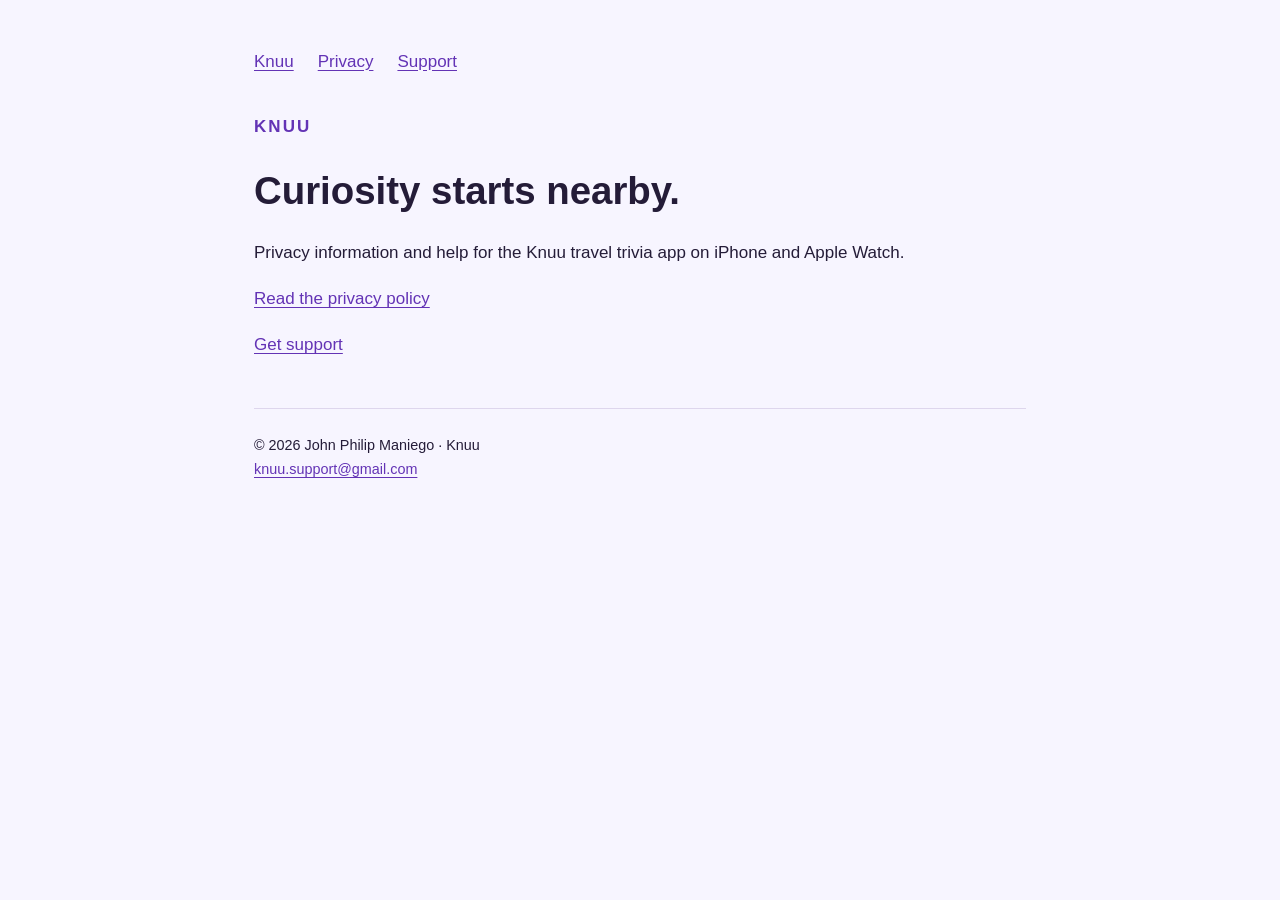
<file: index.html>
<!doctype html><html lang="en"><head><meta charset="utf-8"><meta name="viewport" content="width=device-width,initial-scale=1"><title>Privacy and support · Knuu</title><meta name="description" content="Knuu privacy policy and app support"><link rel="stylesheet" href="./style.css"></head><body><main><nav aria-label="Main"><a href="./">Knuu</a><a href="./privacy/">Privacy</a><a href="./support/">Support</a></nav><p class="eyebrow">KNUU</p><h1>Curiosity starts nearby.</h1><p>Privacy information and help for the Knuu travel trivia app on iPhone and Apple Watch.</p><p><a href="privacy/">Read the privacy policy</a></p><p><a href="support/">Get support</a></p><footer>© 2026 John Philip Maniego · Knuu<br><a href="mailto:knuu.support@gmail.com">knuu.support@gmail.com</a></footer></main></body></html>
</file>
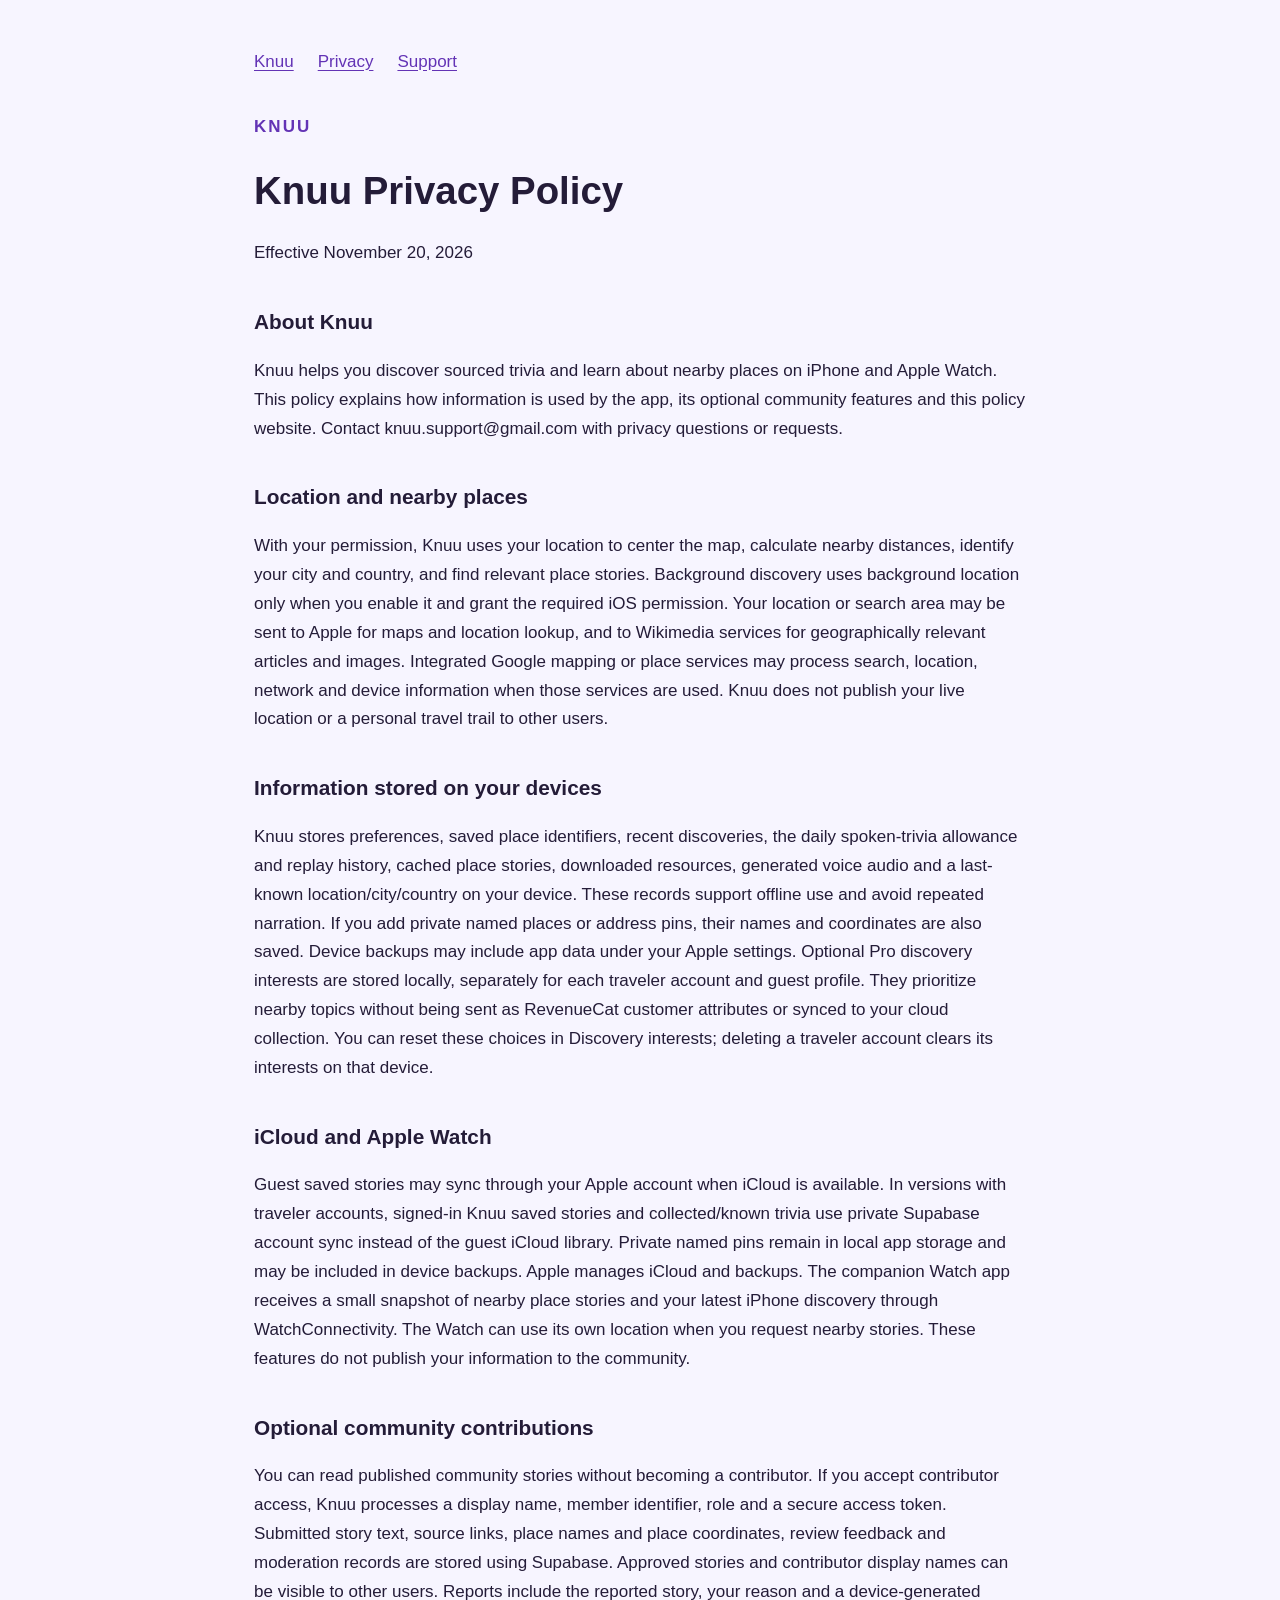
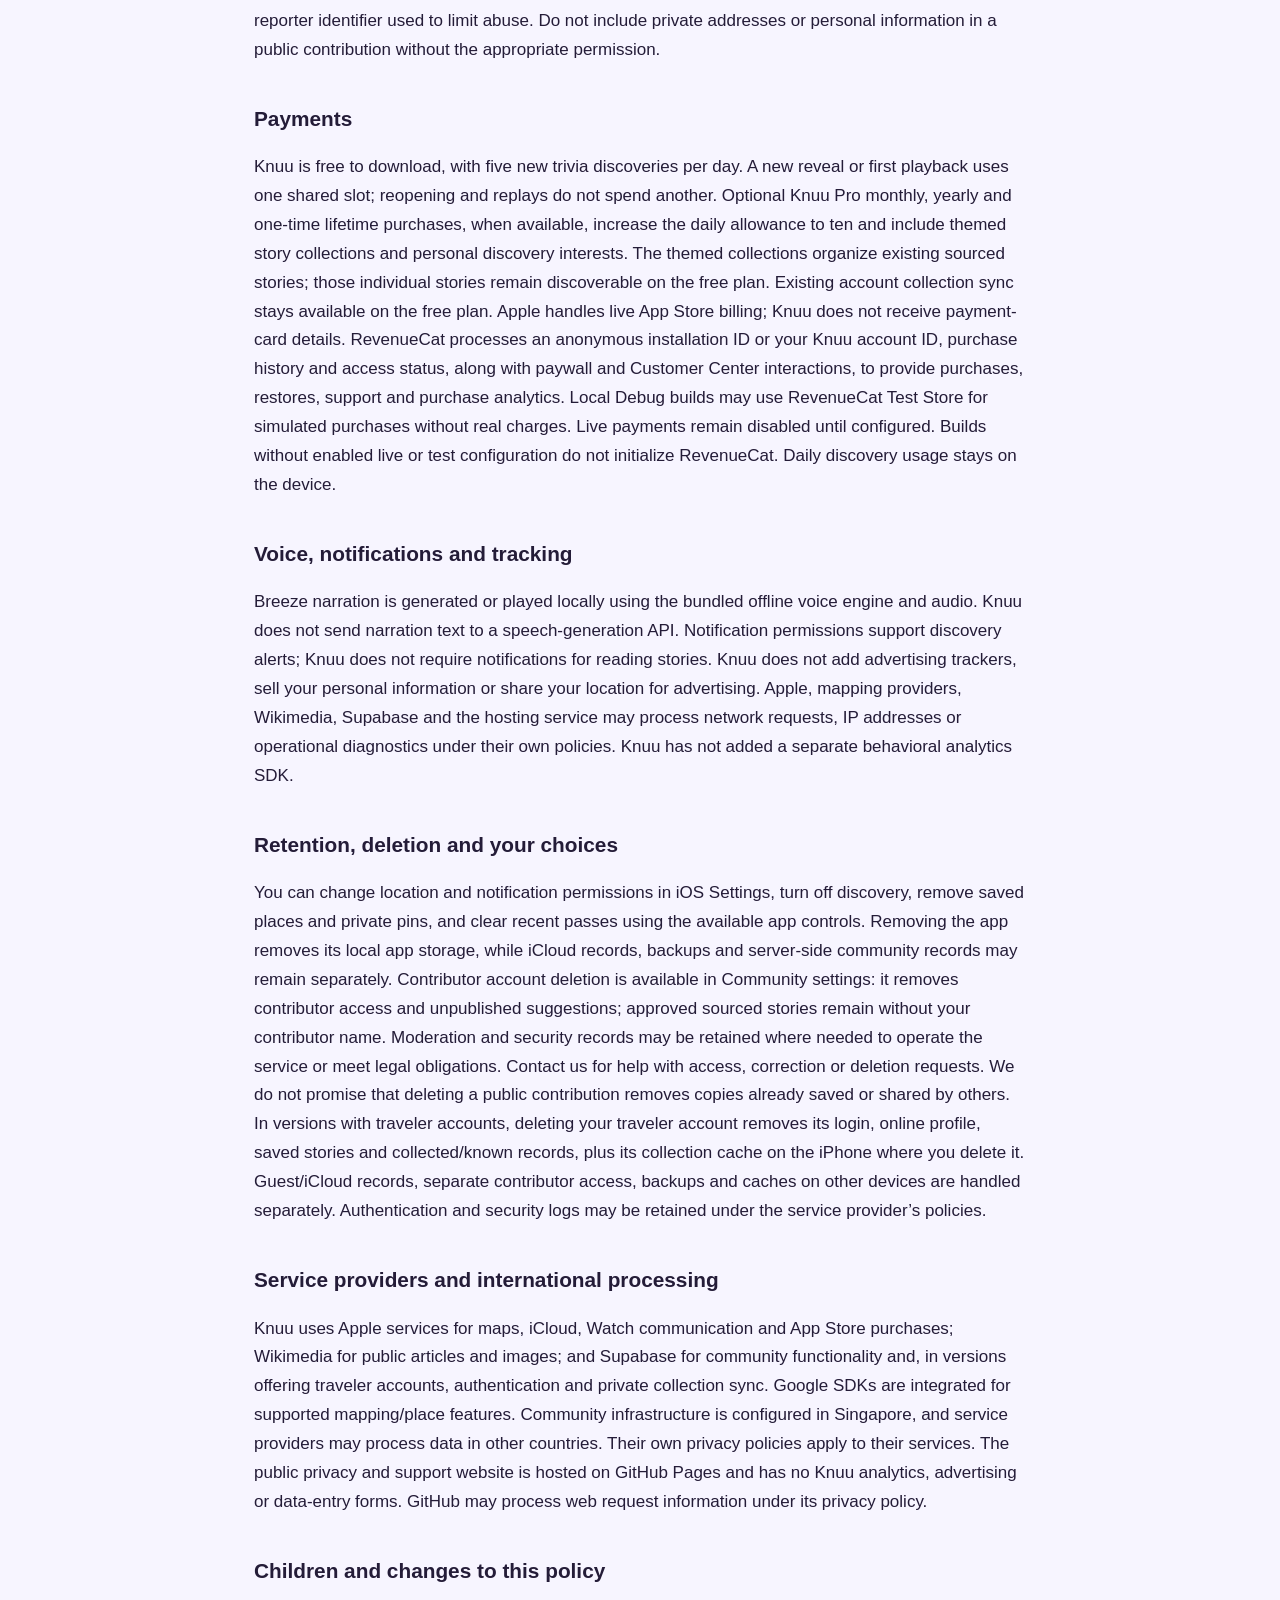
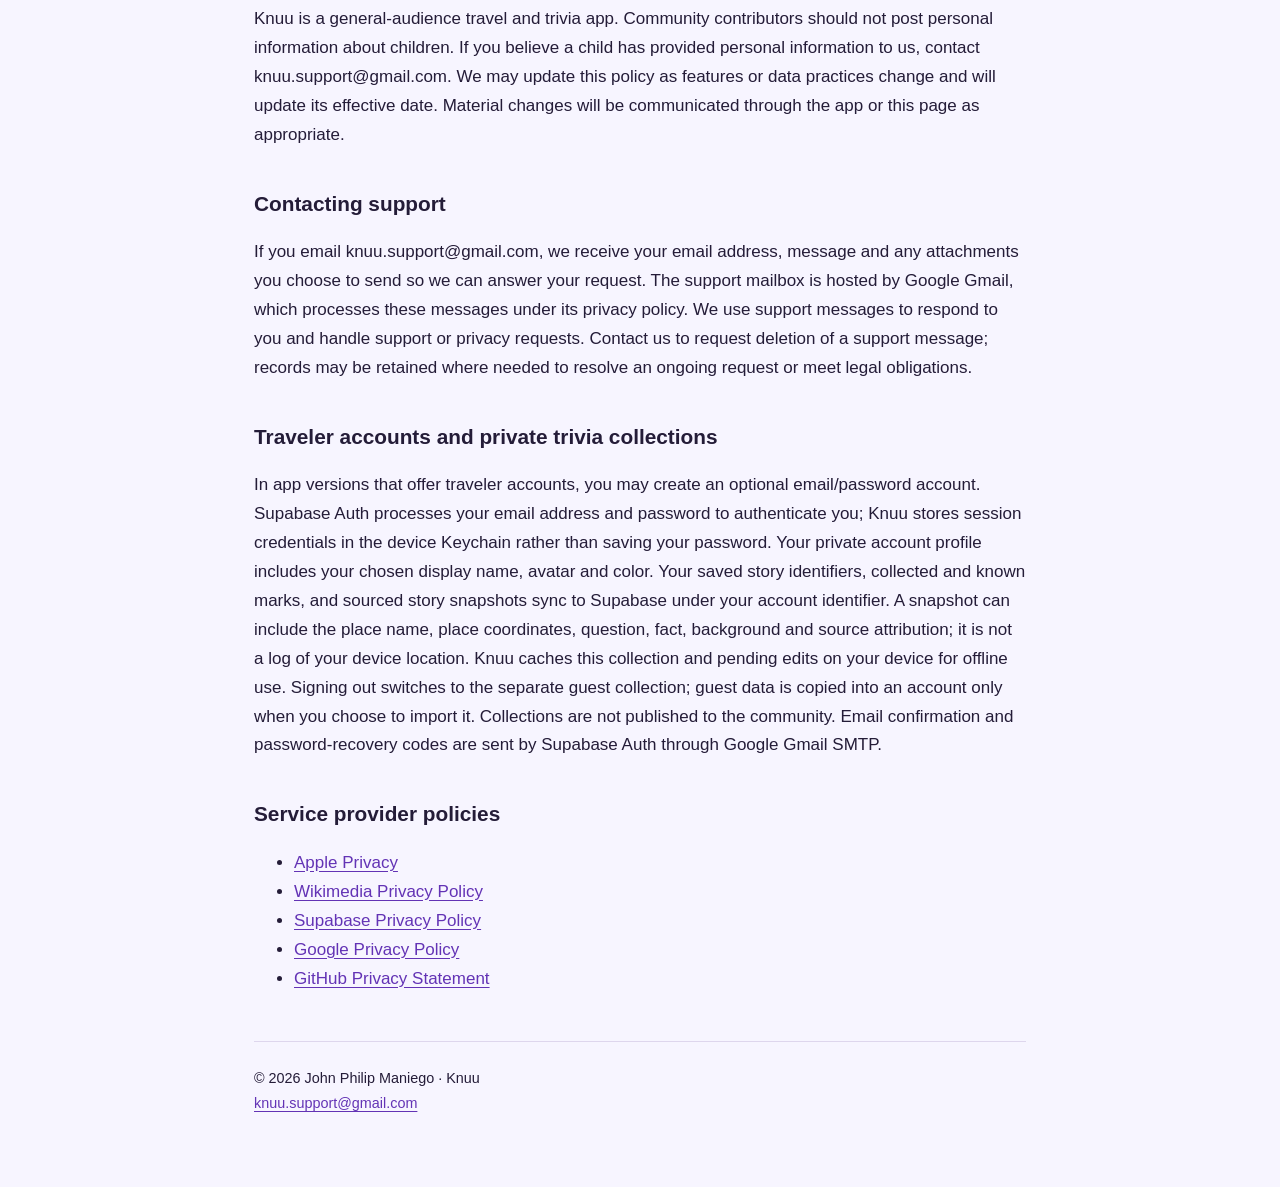
<file: privacy/index.html>
<!doctype html><html lang="en"><head><meta charset="utf-8"><meta name="viewport" content="width=device-width,initial-scale=1"><title>Privacy policy · Knuu</title><meta name="description" content="Knuu privacy policy and app support"><link rel="stylesheet" href="../style.css"></head><body><main><nav aria-label="Main"><a href="../">Knuu</a><a href="../privacy/">Privacy</a><a href="../support/">Support</a></nav><p class="eyebrow">KNUU</p><h1>Knuu Privacy Policy</h1><p>Effective November 20, 2026</p><section><h2>About Knuu</h2><p>Knuu helps you discover sourced trivia and learn about nearby places on iPhone and Apple Watch. This policy explains how information is used by the app, its optional community features and this policy website. Contact knuu.support@gmail.com with privacy questions or requests.</p></section><section><h2>Location and nearby places</h2><p>With your permission, Knuu uses your location to center the map, calculate nearby distances, identify your city and country, and find relevant place stories. Background discovery uses background location only when you enable it and grant the required iOS permission. Your location or search area may be sent to Apple for maps and location lookup, and to Wikimedia services for geographically relevant articles and images. Integrated Google mapping or place services may process search, location, network and device information when those services are used. Knuu does not publish your live location or a personal travel trail to other users.</p></section><section><h2>Information stored on your devices</h2><p>Knuu stores preferences, saved place identifiers, recent discoveries, the daily spoken-trivia allowance and replay history, cached place stories, downloaded resources, generated voice audio and a last-known location/city/country on your device. These records support offline use and avoid repeated narration. If you add private named places or address pins, their names and coordinates are also saved. Device backups may include app data under your Apple settings. Optional Pro discovery interests are stored locally, separately for each traveler account and guest profile. They prioritize nearby topics without being sent as RevenueCat customer attributes or synced to your cloud collection. You can reset these choices in Discovery interests; deleting a traveler account clears its interests on that device.</p></section><section><h2>iCloud and Apple Watch</h2><p>Guest saved stories may sync through your Apple account when iCloud is available. In versions with traveler accounts, signed-in Knuu saved stories and collected/known trivia use private Supabase account sync instead of the guest iCloud library. Private named pins remain in local app storage and may be included in device backups. Apple manages iCloud and backups. The companion Watch app receives a small snapshot of nearby place stories and your latest iPhone discovery through WatchConnectivity. The Watch can use its own location when you request nearby stories. These features do not publish your information to the community.</p></section><section><h2>Optional community contributions</h2><p>You can read published community stories without becoming a contributor. If you accept contributor access, Knuu processes a display name, member identifier, role and a secure access token. Submitted story text, source links, place names and place coordinates, review feedback and moderation records are stored using Supabase. Approved stories and contributor display names can be visible to other users. Reports include the reported story, your reason and a device-generated reporter identifier used to limit abuse. Do not include private addresses or personal information in a public contribution without the appropriate permission.</p></section><section><h2>Payments</h2><p>Knuu is free to download, with five new trivia discoveries per day. A new reveal or first playback uses one shared slot; reopening and replays do not spend another. Optional Knuu Pro monthly, yearly and one-time lifetime purchases, when available, increase the daily allowance to ten and include themed story collections and personal discovery interests. The themed collections organize existing sourced stories; those individual stories remain discoverable on the free plan. Existing account collection sync stays available on the free plan. Apple handles live App Store billing; Knuu does not receive payment-card details. RevenueCat processes an anonymous installation ID or your Knuu account ID, purchase history and access status, along with paywall and Customer Center interactions, to provide purchases, restores, support and purchase analytics. Local Debug builds may use RevenueCat Test Store for simulated purchases without real charges. Live payments remain disabled until configured. Builds without enabled live or test configuration do not initialize RevenueCat. Daily discovery usage stays on the device.</p></section><section><h2>Voice, notifications and tracking</h2><p>Breeze narration is generated or played locally using the bundled offline voice engine and audio. Knuu does not send narration text to a speech-generation API. Notification permissions support discovery alerts; Knuu does not require notifications for reading stories. Knuu does not add advertising trackers, sell your personal information or share your location for advertising. Apple, mapping providers, Wikimedia, Supabase and the hosting service may process network requests, IP addresses or operational diagnostics under their own policies. Knuu has not added a separate behavioral analytics SDK.</p></section><section><h2>Retention, deletion and your choices</h2><p>You can change location and notification permissions in iOS Settings, turn off discovery, remove saved places and private pins, and clear recent passes using the available app controls. Removing the app removes its local app storage, while iCloud records, backups and server-side community records may remain separately. Contributor account deletion is available in Community settings: it removes contributor access and unpublished suggestions; approved sourced stories remain without your contributor name. Moderation and security records may be retained where needed to operate the service or meet legal obligations. Contact us for help with access, correction or deletion requests. We do not promise that deleting a public contribution removes copies already saved or shared by others. In versions with traveler accounts, deleting your traveler account removes its login, online profile, saved stories and collected/known records, plus its collection cache on the iPhone where you delete it. Guest/iCloud records, separate contributor access, backups and caches on other devices are handled separately. Authentication and security logs may be retained under the service provider’s policies.</p></section><section><h2>Service providers and international processing</h2><p>Knuu uses Apple services for maps, iCloud, Watch communication and App Store purchases; Wikimedia for public articles and images; and Supabase for community functionality and, in versions offering traveler accounts, authentication and private collection sync. Google SDKs are integrated for supported mapping/place features. Community infrastructure is configured in Singapore, and service providers may process data in other countries. Their own privacy policies apply to their services. The public privacy and support website is hosted on GitHub Pages and has no Knuu analytics, advertising or data-entry forms. GitHub may process web request information under its privacy policy.</p></section><section><h2>Children and changes to this policy</h2><p>Knuu is a general-audience travel and trivia app. Community contributors should not post personal information about children. If you believe a child has provided personal information to us, contact knuu.support@gmail.com. We may update this policy as features or data practices change and will update its effective date. Material changes will be communicated through the app or this page as appropriate.</p></section><section><h2>Contacting support</h2><p>If you email knuu.support@gmail.com, we receive your email address, message and any attachments you choose to send so we can answer your request. The support mailbox is hosted by Google Gmail, which processes these messages under its privacy policy. We use support messages to respond to you and handle support or privacy requests. Contact us to request deletion of a support message; records may be retained where needed to resolve an ongoing request or meet legal obligations.</p></section><section><h2>Traveler accounts and private trivia collections</h2><p>In app versions that offer traveler accounts, you may create an optional email/password account. Supabase Auth processes your email address and password to authenticate you; Knuu stores session credentials in the device Keychain rather than saving your password. Your private account profile includes your chosen display name, avatar and color. Your saved story identifiers, collected and known marks, and sourced story snapshots sync to Supabase under your account identifier. A snapshot can include the place name, place coordinates, question, fact, background and source attribution; it is not a log of your device location. Knuu caches this collection and pending edits on your device for offline use. Signing out switches to the separate guest collection; guest data is copied into an account only when you choose to import it. Collections are not published to the community. Email confirmation and password-recovery codes are sent by Supabase Auth through Google Gmail SMTP.</p></section><h2>Service provider policies</h2><ul><li><a href="https://www.apple.com/legal/privacy/">Apple Privacy</a></li><li><a href="https://foundation.wikimedia.org/wiki/Policy:Privacy_policy">Wikimedia Privacy Policy</a></li><li><a href="https://supabase.com/privacy">Supabase Privacy Policy</a></li><li><a href="https://policies.google.com/privacy">Google Privacy Policy</a></li><li><a href="https://docs.github.com/en/site-policy/privacy-policies/github-general-privacy-statement">GitHub Privacy Statement</a></li></ul><footer>© 2026 John Philip Maniego · Knuu<br><a href="mailto:knuu.support@gmail.com">knuu.support@gmail.com</a></footer></main></body></html>
</file>
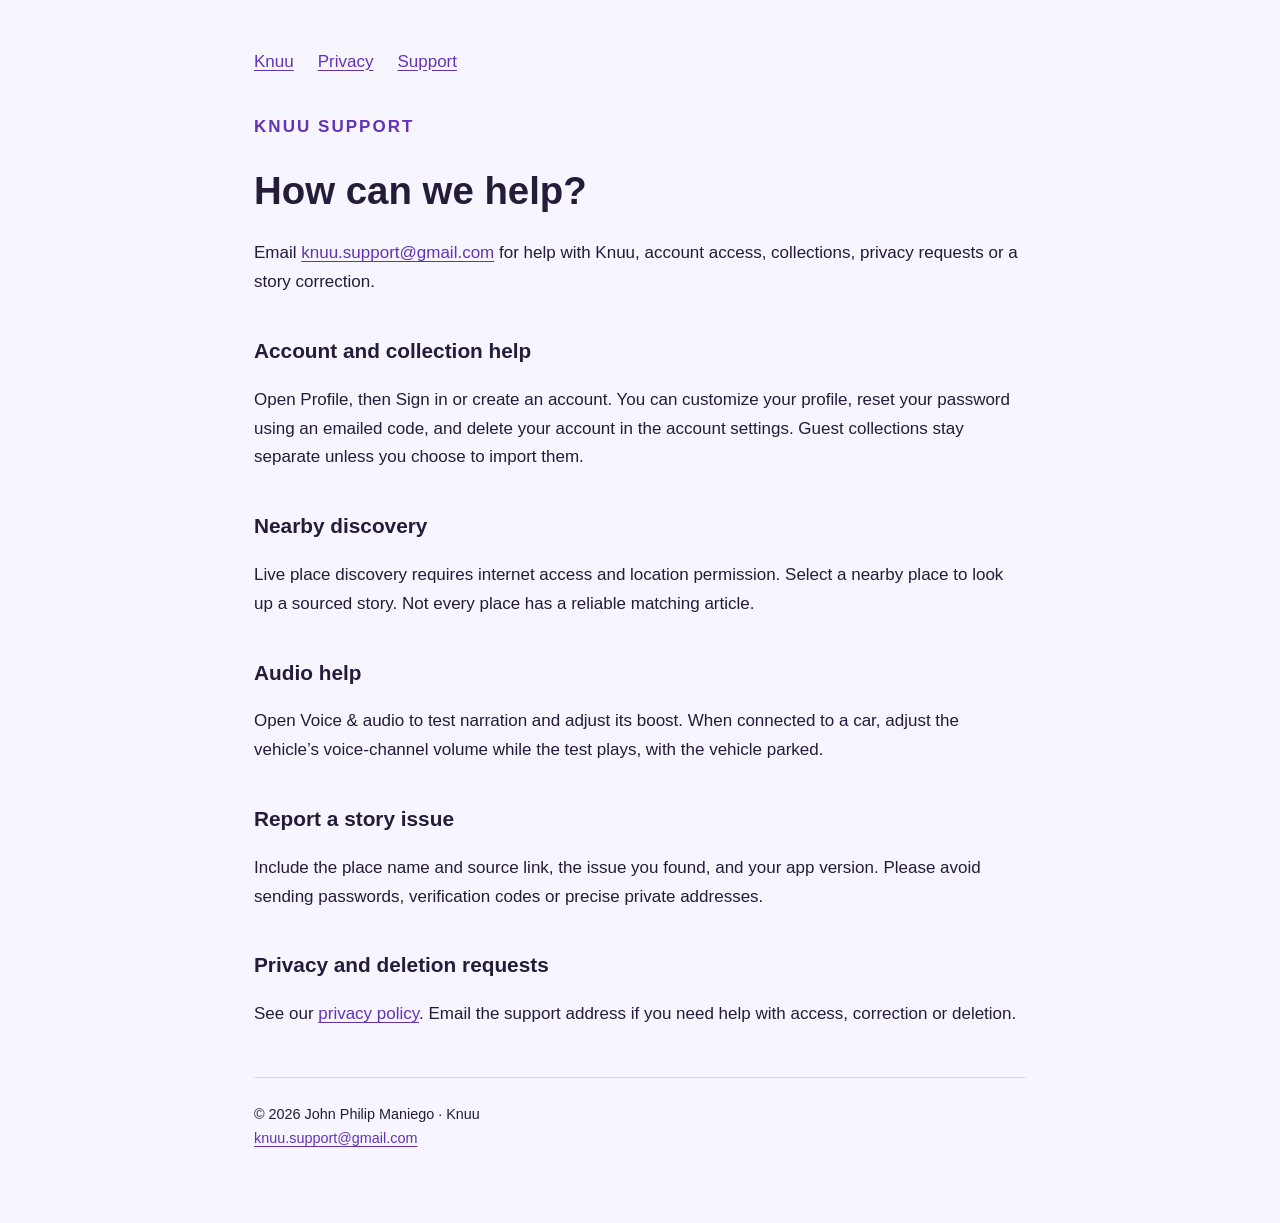
<file: support/index.html>
<!doctype html><html lang="en"><head><meta charset="utf-8"><meta name="viewport" content="width=device-width,initial-scale=1"><title>Support · Knuu</title><meta name="description" content="Knuu privacy policy and app support"><link rel="stylesheet" href="../style.css"></head><body><main><nav aria-label="Main"><a href="../">Knuu</a><a href="../privacy/">Privacy</a><a href="../support/">Support</a></nav><p class="eyebrow">KNUU SUPPORT</p><h1>How can we help?</h1><p>Email <a href="mailto:knuu.support@gmail.com">knuu.support@gmail.com</a> for help with Knuu, account access, collections, privacy requests or a story correction.</p><h2>Account and collection help</h2><p>Open Profile, then Sign in or create an account. You can customize your profile, reset your password using an emailed code, and delete your account in the account settings. Guest collections stay separate unless you choose to import them.</p><h2>Nearby discovery</h2><p>Live place discovery requires internet access and location permission. Select a nearby place to look up a sourced story. Not every place has a reliable matching article.</p><h2>Audio help</h2><p>Open Voice &amp; audio to test narration and adjust its boost. When connected to a car, adjust the vehicle’s voice-channel volume while the test plays, with the vehicle parked.</p><h2>Report a story issue</h2><p>Include the place name and source link, the issue you found, and your app version. Please avoid sending passwords, verification codes or precise private addresses.</p><h2>Privacy and deletion requests</h2><p>See our <a href="../privacy/">privacy policy</a>. Email the support address if you need help with access, correction or deletion.</p><footer>© 2026 John Philip Maniego · Knuu<br><a href="mailto:knuu.support@gmail.com">knuu.support@gmail.com</a></footer></main></body></html>
</file>
<file: style.css>
*{box-sizing:border-box}body{margin:0;background:#f7f5ff;color:#241c38;font:17px/1.7 -apple-system,BlinkMacSystemFont,"Segoe UI",sans-serif}main{max-width:820px;margin:auto;padding:48px 24px 72px}nav{display:flex;gap:24px;margin-bottom:36px;flex-wrap:wrap}a{color:#6333b5;text-underline-offset:3px}h1{font-size:2.4rem;line-height:1.2}h2{font-size:1.3rem;margin-top:36px}section{margin-bottom:24px}.eyebrow{color:#6333b5;font-weight:700;letter-spacing:.12em}footer{margin-top:48px;border-top:1px solid #ded6ed;padding-top:24px;font-size:.9rem}p,li{overflow-wrap:anywhere}
</file>
